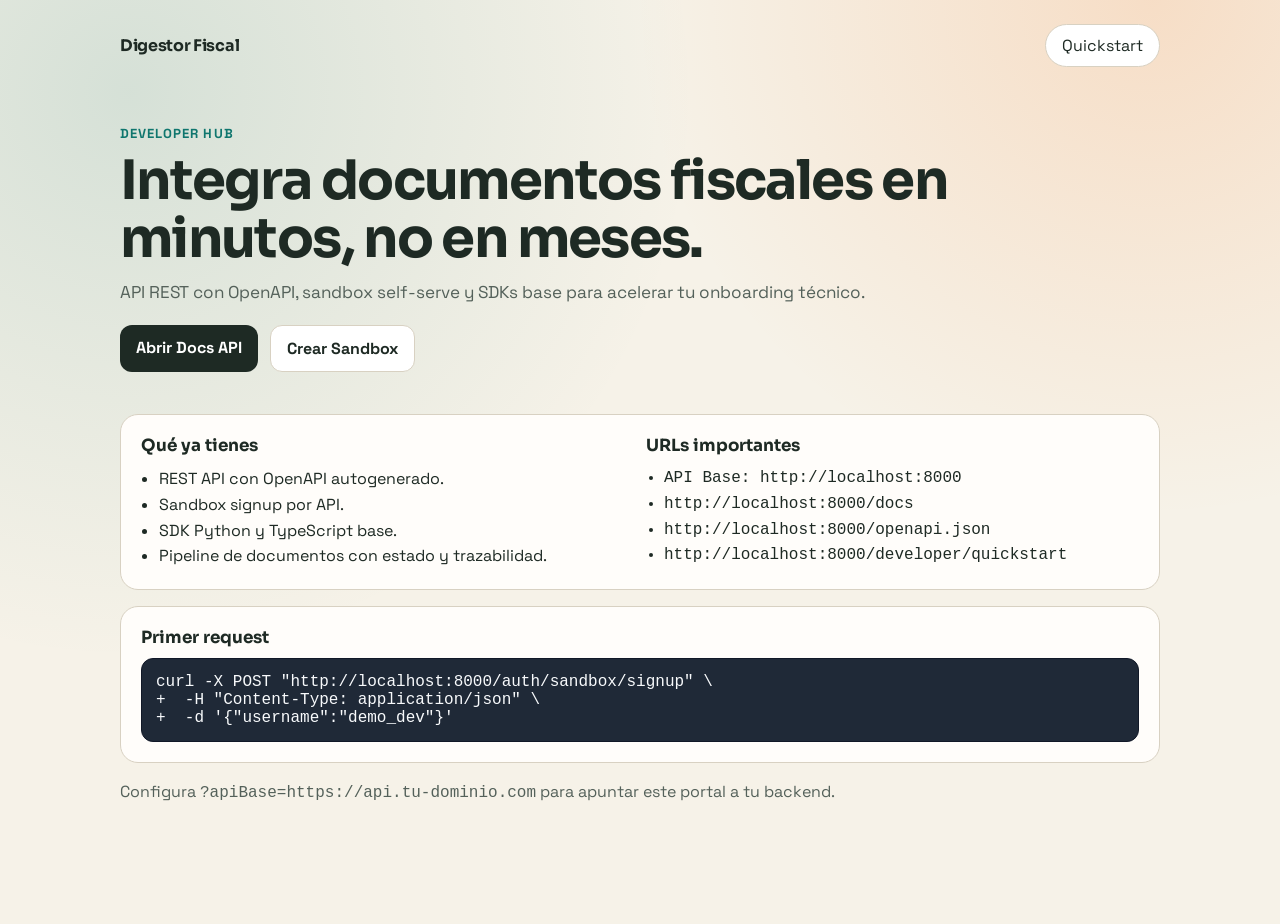
<file: developer-portal/index.html>
<!doctype html>
<html lang="es">
  <head>
    <meta charset="utf-8" />
    <meta name="viewport" content="width=device-width, initial-scale=1" />
    <title>Digestor Fiscal Developer Hub</title>
    <meta
      name="description"
      content="API REST para documentos fiscales: sandbox, OpenAPI, quickstart y SDKs."
    />
    <link rel="preconnect" href="https://fonts.googleapis.com" />
    <link rel="preconnect" href="https://fonts.gstatic.com" crossorigin />
    <link
      href="https://fonts.googleapis.com/css2?family=Space+Grotesk:wght@400;500;700&family=Sora:wght@600;700&display=swap"
      rel="stylesheet"
    />
    <link rel="stylesheet" href="./styles.css" />
  </head>
  <body>
    <div class="noise" aria-hidden="true"></div>
    <header class="topbar">
      <div class="brand">Digestor Fiscal</div>
      <a class="pill" href="./quickstart.html">Quickstart</a>
    </header>

    <main class="container">
      <section class="hero">
        <p class="kicker">Developer Hub</p>
        <h1>Integra documentos fiscales en minutos, no en meses.</h1>
        <p class="sub">
          API REST con OpenAPI, sandbox self-serve y SDKs base para acelerar tu onboarding técnico.
        </p>
        <div class="cta-row">
          <a class="btn primary" id="docs-link" href="#" target="_blank" rel="noreferrer">Abrir Docs API</a>
          <a class="btn ghost" id="sandbox-link" href="#" target="_blank" rel="noreferrer">Crear Sandbox</a>
        </div>
      </section>

      <section class="card grid">
        <article>
          <h2>Qué ya tienes</h2>
          <ul>
            <li>REST API con OpenAPI autogenerado.</li>
            <li>Sandbox signup por API.</li>
            <li>SDK Python y TypeScript base.</li>
            <li>Pipeline de documentos con estado y trazabilidad.</li>
          </ul>
        </article>
        <article>
          <h2>URLs importantes</h2>
          <ul class="mono">
            <li id="api-base">API Base: configurando...</li>
            <li id="docs-url">/docs</li>
            <li id="openapi-url">/openapi.json</li>
            <li id="quickstart-url">/developer/quickstart</li>
          </ul>
        </article>
      </section>

      <section class="card">
        <h2>Primer request</h2>
        <pre><code id="sample-curl">curl -X POST "https://api.tu-dominio.com/auth/sandbox/signup" \
  -H "Content-Type: application/json" \
  -d '{"username":"demo_dev"}'</code></pre>
      </section>

      <section class="footer-note">
        <p>Configura <span class="mono">?apiBase=https://api.tu-dominio.com</span> para apuntar este portal a tu backend.</p>
      </section>
    </main>

    <script src="./portal.js"></script>
  </body>
</html>
</file>
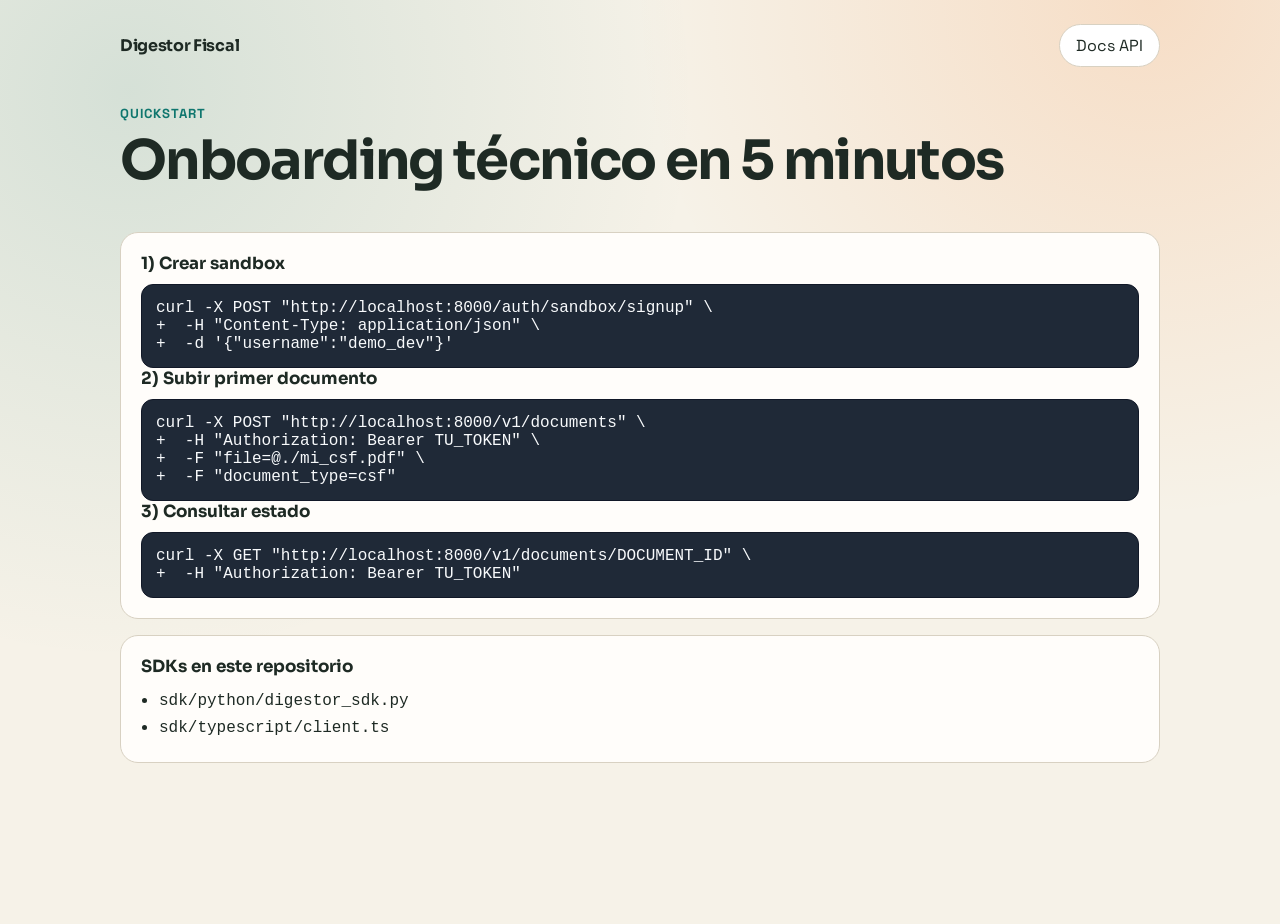
<file: developer-portal/quickstart.html>
<!doctype html>
<html lang="es">
  <head>
    <meta charset="utf-8" />
    <meta name="viewport" content="width=device-width, initial-scale=1" />
    <title>Quickstart | Digestor Fiscal Developer Hub</title>
    <link rel="preconnect" href="https://fonts.googleapis.com" />
    <link rel="preconnect" href="https://fonts.gstatic.com" crossorigin />
    <link
      href="https://fonts.googleapis.com/css2?family=Space+Grotesk:wght@400;500;700&family=Sora:wght@600;700&display=swap"
      rel="stylesheet"
    />
    <link rel="stylesheet" href="./styles.css" />
  </head>
  <body>
    <div class="noise" aria-hidden="true"></div>
    <header class="topbar">
      <a class="brand" href="./index.html">Digestor Fiscal</a>
      <a class="pill" id="docs-link" href="#" target="_blank" rel="noreferrer">Docs API</a>
    </header>

    <main class="container">
      <section class="hero compact">
        <p class="kicker">Quickstart</p>
        <h1>Onboarding técnico en 5 minutos</h1>
      </section>

      <section class="card steps">
        <h2>1) Crear sandbox</h2>
        <pre><code id="step1">curl -X POST "https://api.tu-dominio.com/auth/sandbox/signup" \
  -H "Content-Type: application/json" \
  -d '{"username":"demo_dev"}'</code></pre>

        <h2>2) Subir primer documento</h2>
        <pre><code id="step2">curl -X POST "https://api.tu-dominio.com/v1/documents" \
  -H "Authorization: Bearer TU_TOKEN" \
  -F "file=@./mi_csf.pdf" \
  -F "document_type=csf"</code></pre>

        <h2>3) Consultar estado</h2>
        <pre><code id="step3">curl -X GET "https://api.tu-dominio.com/v1/documents/DOCUMENT_ID" \
  -H "Authorization: Bearer TU_TOKEN"</code></pre>
      </section>

      <section class="card">
        <h2>SDKs en este repositorio</h2>
        <ul>
          <li><span class="mono">sdk/python/digestor_sdk.py</span></li>
          <li><span class="mono">sdk/typescript/client.ts</span></li>
        </ul>
      </section>
    </main>
    <script src="./portal.js"></script>
  </body>
</html>
</file>
<file: developer-portal/styles.css>
:root {
  --bg: #f6f2e8;
  --ink: #1e2a24;
  --accent: #0f766e;
  --accent-2: #f97316;
  --card: #fffdfa;
  --muted: #54615a;
  --border: #d8d1c2;
}

* {
  box-sizing: border-box;
}

body {
  margin: 0;
  font-family: "Space Grotesk", sans-serif;
  color: var(--ink);
  background:
    radial-gradient(circle at 10% 10%, rgba(15, 118, 110, 0.14), transparent 40%),
    radial-gradient(circle at 90% 0%, rgba(249, 115, 22, 0.16), transparent 35%),
    var(--bg);
  min-height: 100vh;
}

.noise {
  position: fixed;
  inset: 0;
  pointer-events: none;
  opacity: 0.035;
  background-image: radial-gradient(#000 0.3px, transparent 0.3px);
  background-size: 4px 4px;
}

.topbar {
  width: min(1040px, 92%);
  margin: 24px auto 0;
  display: flex;
  justify-content: space-between;
  align-items: center;
}

.brand {
  text-decoration: none;
  color: var(--ink);
  font-family: "Sora", sans-serif;
  font-weight: 700;
  letter-spacing: -0.02em;
}

.pill {
  border: 1px solid var(--border);
  border-radius: 999px;
  padding: 10px 16px;
  color: var(--ink);
  text-decoration: none;
  background: #fff;
  transition: transform 160ms ease;
}

.pill:hover {
  transform: translateY(-2px);
}

.container {
  width: min(1040px, 92%);
  margin: 20px auto 72px;
}

.hero {
  padding: 38px 0 26px;
  animation: rise 500ms ease;
}

.hero.compact {
  padding-top: 18px;
}

.kicker {
  text-transform: uppercase;
  letter-spacing: 0.08em;
  color: var(--accent);
  font-weight: 700;
  margin: 0 0 10px;
  font-size: 0.82rem;
}

h1 {
  margin: 0;
  font-family: "Sora", sans-serif;
  font-size: clamp(1.8rem, 4.8vw, 3.4rem);
  line-height: 1.06;
  letter-spacing: -0.03em;
}

.sub {
  max-width: 760px;
  color: var(--muted);
  margin-top: 14px;
  font-size: 1.07rem;
}

.cta-row {
  margin-top: 22px;
  display: flex;
  gap: 12px;
  flex-wrap: wrap;
}

.btn {
  display: inline-block;
  text-decoration: none;
  border-radius: 12px;
  padding: 12px 16px;
  font-weight: 700;
}

.btn.primary {
  background: var(--ink);
  color: #fff;
}

.btn.ghost {
  border: 1px solid var(--border);
  color: var(--ink);
  background: #fff;
}

.card {
  background: color-mix(in srgb, var(--card) 94%, #ffffff 6%);
  border: 1px solid var(--border);
  border-radius: 18px;
  padding: 20px;
  margin-top: 16px;
}

.grid {
  display: grid;
  grid-template-columns: repeat(2, minmax(0, 1fr));
  gap: 12px;
}

h2 {
  margin: 0 0 10px;
  font-family: "Sora", sans-serif;
  font-size: 1.05rem;
}

ul {
  margin: 0;
  padding-left: 18px;
  line-height: 1.6;
}

.mono,
code,
pre {
  font-family: ui-monospace, SFMono-Regular, Menlo, Monaco, Consolas, "Liberation Mono", "Courier New", monospace;
}

pre {
  margin: 0;
  overflow-x: auto;
  background: #1f2937;
  color: #f8fafc;
  border-radius: 12px;
  padding: 14px;
  border: 1px solid #111827;
}

.footer-note {
  margin-top: 18px;
  color: var(--muted);
}

@keyframes rise {
  from {
    opacity: 0;
    transform: translateY(8px);
  }
  to {
    opacity: 1;
    transform: translateY(0);
  }
}

@media (max-width: 760px) {
  .grid {
    grid-template-columns: 1fr;
  }

  .topbar {
    margin-top: 12px;
  }

  .container {
    margin-bottom: 46px;
  }
}
</file>
